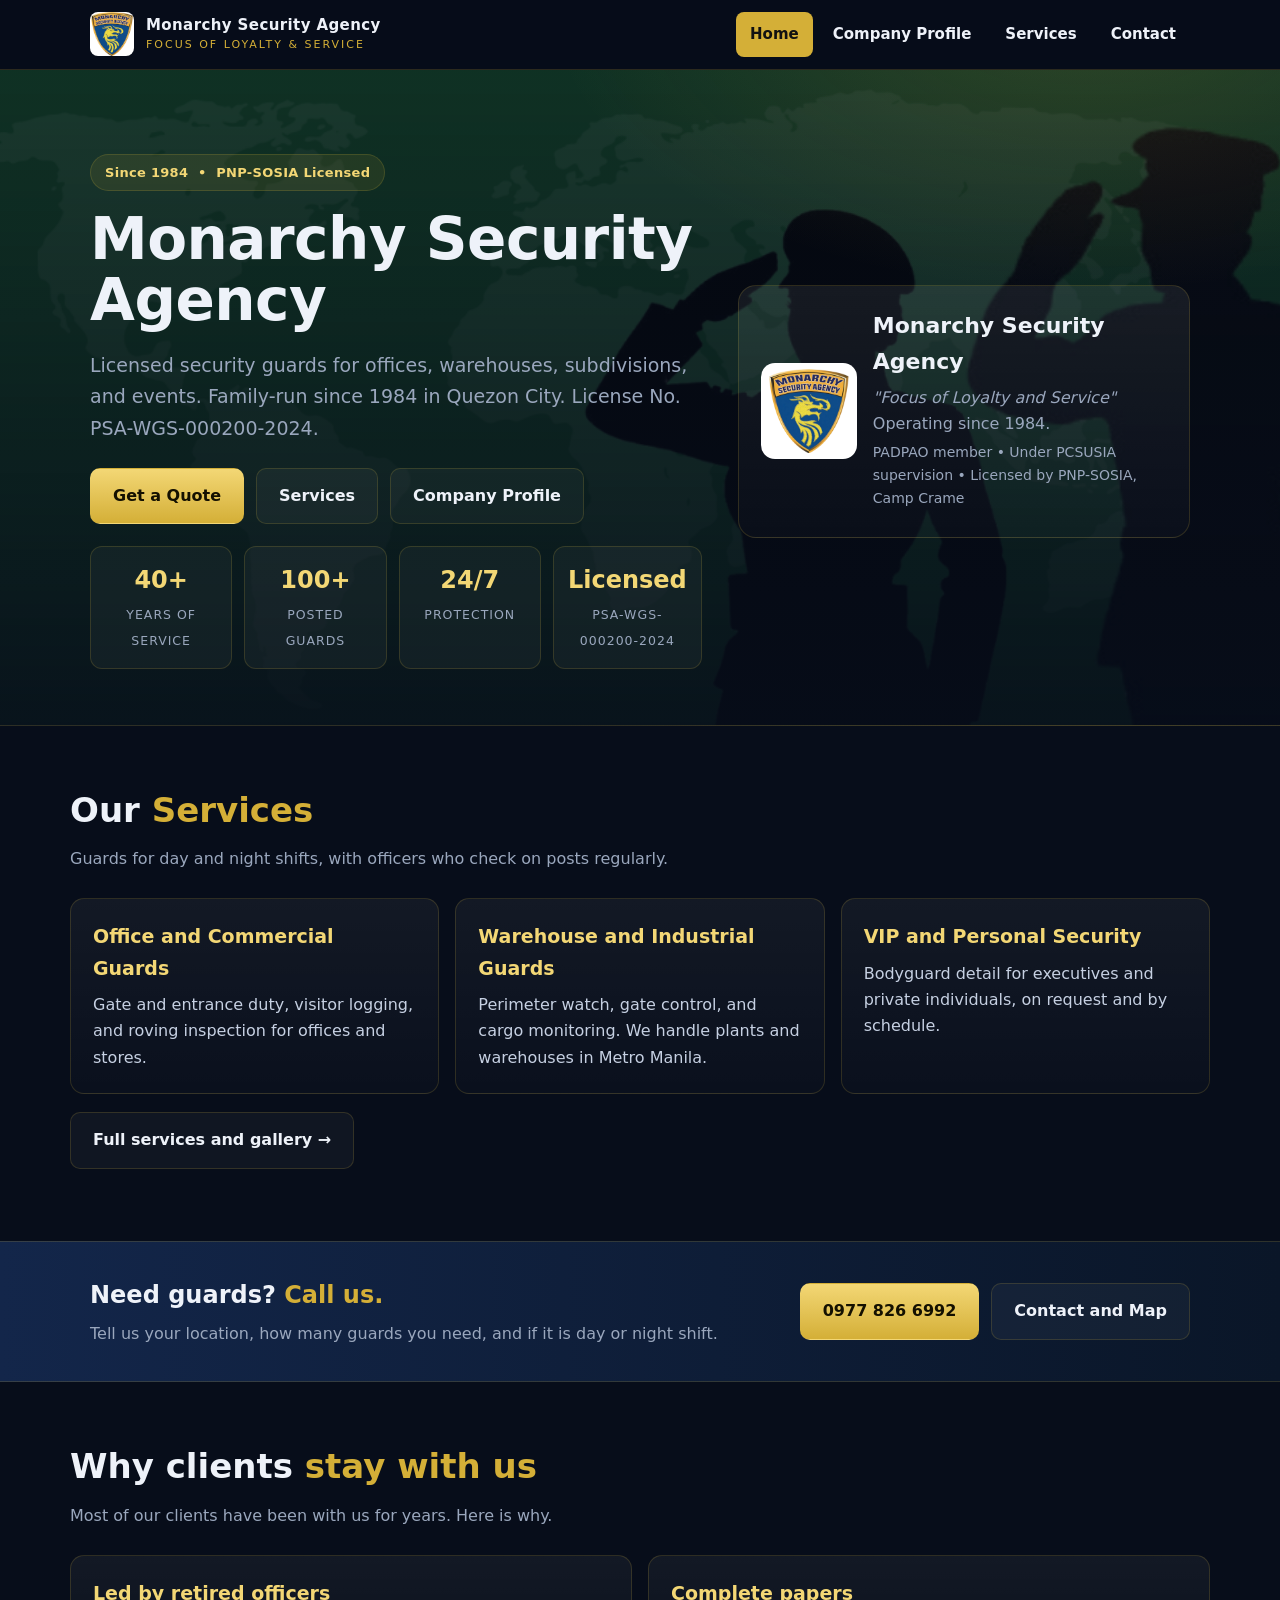
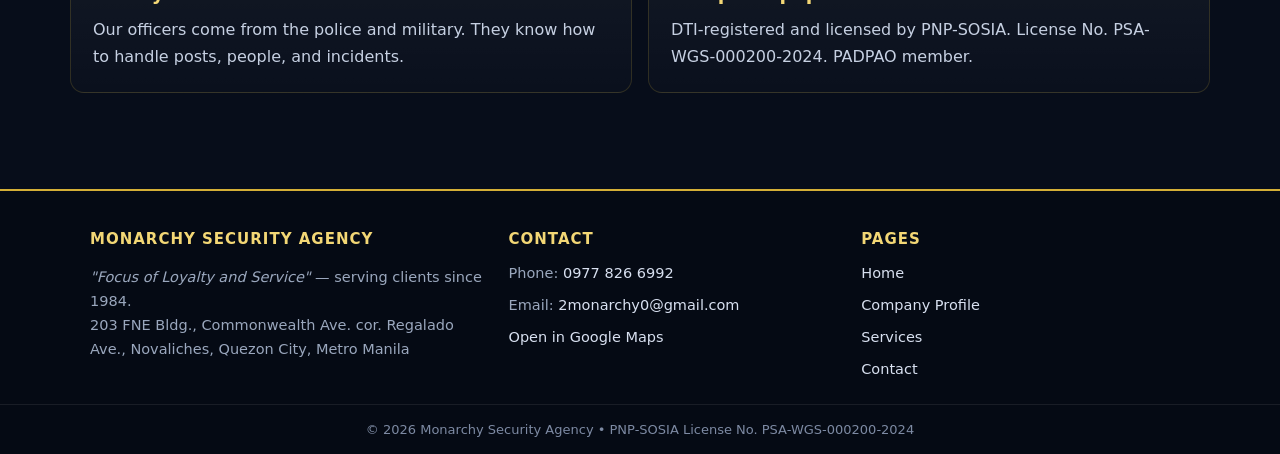
<file: index.html>
<!DOCTYPE html>
<html lang="en">
<head>
  <meta charset="UTF-8" />
  <meta name="viewport" content="width=device-width, initial-scale=1.0" />
  <title>Monarchy Security Agency — Focus of Loyalty and Service | Since 1984</title>
  <meta name="description" content="Monarchy Security Agency: PNP-SOSIA licensed security agency since 1984. Trained guards, VIP & industrial security, 100+ posted personnel in Metro Manila, Philippines." />
  <meta property="og:title" content="Monarchy Security Agency" />
  <meta property="og:description" content="Focus of Loyalty and Service — Since 1984. Licensed, trained, disciplined security personnel." />
  <meta property="og:type" content="website" />
  <link rel="icon" type="image/png" href="assets/images/monarchy_logo.png" />
  <link rel="stylesheet" href="assets/css/style.css" />
</head>
<body>
  <nav class="navbar" aria-label="Main navigation">
    <div class="nav-inner">
      <a class="brand" href="index.html">
        <img src="assets/images/monarchy_logo.png" alt="Monarchy Security Agency logo" />
        <span class="brand-text"><strong>Monarchy Security Agency</strong><small>Focus of Loyalty &amp; Service</small></span>
      </a>
      <button class="nav-toggle" aria-label="Toggle menu" aria-expanded="false">☰</button>
      <ul class="nav-links">
        <li><a href="index.html" class="active" aria-current="page">Home</a></li>
        <li><a href="COMPANY_PROFILE.html">Company Profile</a></li>
        <li><a href="Services.html">Services</a></li>
        <li><a href="Contact.html">Contact</a></li>
      </ul>
    </div>
  </nav>

  <header class="hero">
    <div class="hero-inner">
      <div>
        <span class="badge">Since 1984 &nbsp;•&nbsp; PNP-SOSIA Licensed</span>
        <h1>Monarchy Security Agency</h1>
        <p class="lead">Licensed security guards for offices, warehouses, subdivisions, and events. Family-run since 1984 in Quezon City. License No. PSA-WGS-000200-2024.</p>
        <div class="cta-row">
          <a class="btn btn-gold" href="Contact.html">Get a Quote</a>
          <a class="btn btn-ghost" href="Services.html">Services</a>
          <a class="btn btn-ghost" href="COMPANY_PROFILE.html">Company Profile</a>
        </div>
        <div class="stats" role="list">
          <div class="stat" role="listitem"><strong>40+</strong><span>Years of service</span></div>
          <div class="stat" role="listitem"><strong>100+</strong><span>Posted guards</span></div>
          <div class="stat" role="listitem"><strong>24/7</strong><span>Protection</span></div>
          <div class="stat" role="listitem"><strong>Licensed</strong><span>PSA-WGS-000200-2024</span></div>
        </div>
      </div>
      <div class="hero-card">
        <img src="assets/images/monarchy_logo.png" alt="Monarchy shield logo" />
        <div>
          <h2>Monarchy Security Agency</h2>
          <p><em>"Focus of Loyalty and Service"</em><br />Operating since 1984.</p>
          <p class="small">PADPAO member • Under PCSUSIA supervision • Licensed by PNP-SOSIA, Camp Crame</p>
        </div>
      </div>
    </div>
  </header>

  <main>
    <section class="section wrap" aria-labelledby="services-title">
      <h2 id="services-title">Our <span>Services</span></h2>
      <p class="sub">Guards for day and night shifts, with officers who check on posts regularly.</p>
      <div class="grid-3">
        <div class="card"><h3>Office and Commercial Guards</h3><p>Gate and entrance duty, visitor logging, and roving inspection for offices and stores.</p></div>
        <div class="card"><h3>Warehouse and Industrial Guards</h3><p>Perimeter watch, gate control, and cargo monitoring. We handle plants and warehouses in Metro Manila.</p></div>
        <div class="card"><h3>VIP and Personal Security</h3><p>Bodyguard detail for executives and private individuals, on request and by schedule.</p></div>
      </div>
      <p style="margin-top:18px"><a class="btn btn-ghost" href="Services.html">Full services and gallery →</a></p>
    </section>

    <div class="band">
      <div class="band-inner">
        <div>
          <h2>Need guards? <span style="color:var(--gold)">Call us.</span></h2>
          <p class="sub" style="margin:6px 0 0">Tell us your location, how many guards you need, and if it is day or night shift.</p>
        </div>
        <div class="cta-row" style="margin:0">
          <a class="btn btn-gold" href="tel:+639778266992">0977 826 6992</a>
          <a class="btn btn-ghost" href="Contact.html">Contact and Map</a>
        </div>
      </div>
    </div>

    <section class="section wrap" aria-labelledby="why-title">
      <h2 id="why-title">Why clients <span>stay with us</span></h2>
      <p class="sub">Most of our clients have been with us for years. Here is why.</p>
      <div class="grid-2">
        <div class="card"><h3>Led by retired officers</h3><p>Our officers come from the police and military. They know how to handle posts, people, and incidents.</p></div>
        <div class="card"><h3>Complete papers</h3><p>DTI-registered and licensed by PNP-SOSIA. License No. PSA-WGS-000200-2024. PADPAO member.</p></div>
      </div>
    </section>
  </main>

  <footer class="footer">
    <div class="footer-inner">
      <div>
        <h4>Monarchy Security Agency</h4>
        <p><em>"Focus of Loyalty and Service"</em> — serving clients since 1984.<br />203 FNE Bldg., Commonwealth Ave. cor. Regalado Ave., Novaliches, Quezon City, Metro Manila</p>
      </div>
      <div>
        <h4>Contact</h4>
        <ul>
          <li>Phone: <a href="tel:+639778266992">0977 826 6992</a></li>
          <li>Email: <a href="mailto:2monarchy0@gmail.com">2monarchy0@gmail.com</a></li>
          <li><a href="https://maps.app.goo.gl/e1wPSGJ4FQDQu7md6" target="_blank" rel="noopener">Open in Google Maps</a></li>
        </ul>
      </div>
      <div>
        <h4>Pages</h4>
        <ul>
          <li><a href="index.html">Home</a></li>
          <li><a href="COMPANY_PROFILE.html">Company Profile</a></li>
          <li><a href="Services.html">Services</a></li>
          <li><a href="Contact.html">Contact</a></li>
        </ul>
      </div>
    </div>
    <div class="footer-bottom">© <span id="year">2026</span> Monarchy Security Agency • PNP-SOSIA License No. PSA-WGS-000200-2024</div>
  </footer>
  <script src="assets/js/script.js"></script>
</body>
</html>
</file>
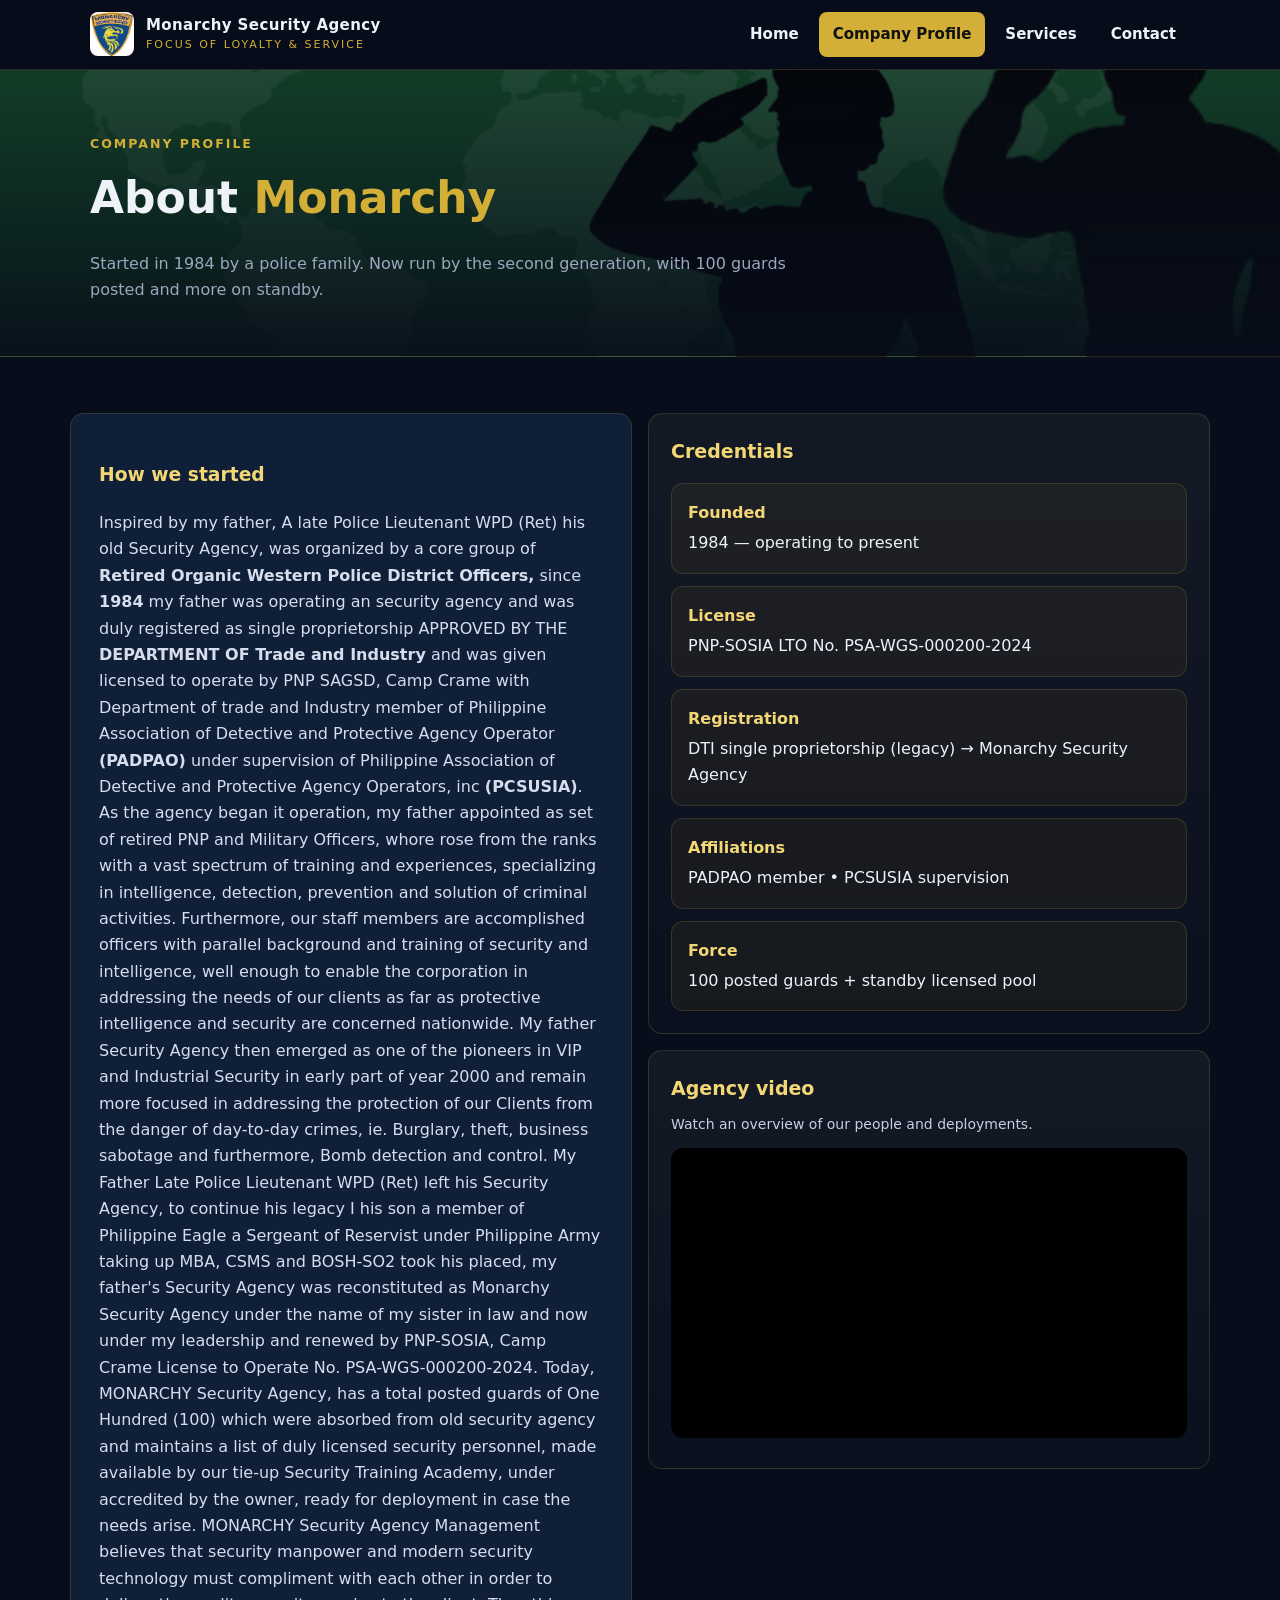
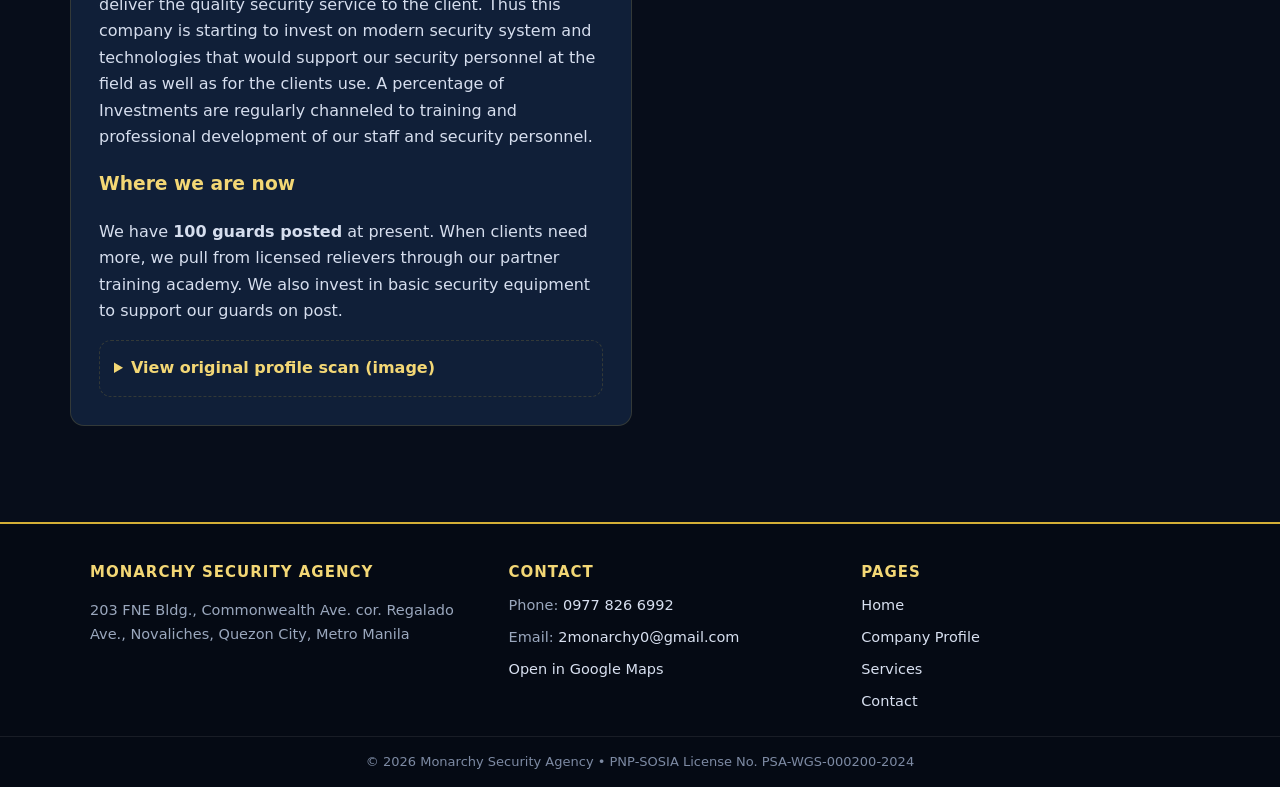
<file: COMPANY_PROFILE.html>
<!DOCTYPE html>
<html lang="en">
<head>
  <meta charset="UTF-8" />
  <meta name="viewport" content="width=device-width, initial-scale=1.0" />
  <title>Company Profile — Monarchy Security Agency</title>
  <meta name="description" content="Profile of Monarchy Security Agency: founded 1984 from a police family legacy, PNP-SOSIA licensed, 100+ guards, VIP and industrial security pioneers." />
  <link rel="icon" type="image/png" href="assets/images/monarchy_logo.png" />
  <link rel="stylesheet" href="assets/css/style.css" />
</head>
<body>
  <nav class="navbar" aria-label="Main navigation">
    <div class="nav-inner">
      <a class="brand" href="index.html">
        <img src="assets/images/monarchy_logo.png" alt="Monarchy Security Agency logo" />
        <span class="brand-text"><strong>Monarchy Security Agency</strong><small>Focus of Loyalty &amp; Service</small></span>
      </a>
      <button class="nav-toggle" aria-label="Toggle menu" aria-expanded="false">☰</button>
      <ul class="nav-links">
        <li><a href="index.html">Home</a></li>
        <li><a href="COMPANY_PROFILE.html" class="active" aria-current="page">Company Profile</a></li>
        <li><a href="Services.html">Services</a></li>
        <li><a href="Contact.html">Contact</a></li>
      </ul>
    </div>
  </nav>

  <header class="page-hero">
    <div class="wrap">
      <div class="kicker">Company Profile</div>
      <h1>About <span style="color:var(--gold)">Monarchy</span></h1>
      <p>Started in 1984 by a police family. Now run by the second generation, with 100 guards posted and more on standby.</p>
    </div>
  </header>

  <main class="section wrap">
    <div class="grid-2">
      <article class="prose">
        <h3>How we started</h3>
        <p>Inspired by my father, A late Police Lieutenant WPD (Ret) his old Security Agency, was organized by a core group of <strong>Retired Organic Western Police District Officers,</strong> since <strong>1984</strong> my father was operating an security agency and was duly registered as single proprietorship APPROVED BY THE <strong>DEPARTMENT OF Trade and Industry</strong> and was given licensed to operate by PNP SAGSD, Camp Crame with Department of trade and Industry member of Philippine Association of Detective and Protective Agency Operator <strong>(PADPAO)</strong> under supervision of Philippine Association of Detective and Protective Agency Operators, inc <strong>(PCSUSIA)</strong>.
As the agency began it operation, my father appointed as set of retired PNP and Military Officers, whore rose from the ranks with a vast spectrum of training and experiences, specializing in intelligence, detection, prevention and solution of criminal activities.
Furthermore, our staff members are accomplished officers with parallel background and training of security and intelligence, well enough to enable the corporation in addressing the needs of our clients as far as protective intelligence and security are concerned nationwide.
My father Security Agency then emerged as one of the pioneers in VIP and Industrial Security in early part of year 2000 and remain more focused in addressing the protection of our Clients from the danger of day-to-day crimes, ie. Burglary, theft, business sabotage and furthermore, Bomb detection and control. My Father Late Police Lieutenant WPD (Ret) left his Security Agency, to continue his legacy I his son a member of Philippine Eagle a Sergeant of Reservist under Philippine Army taking up MBA, CSMS and BOSH-SO2 took his placed, my father's Security Agency was reconstituted as Monarchy Security Agency under the name of my sister in law and now under my leadership and renewed by PNP-SOSIA, Camp Crame License to Operate No. PSA-WGS-000200-2024.
Today, MONARCHY Security Agency, has a total posted guards of One Hundred (100) which were absorbed from old security agency and maintains a list of duly licensed security personnel, made available by our tie-up Security Training Academy, under accredited by the owner, ready for deployment in case the needs arise.
MONARCHY Security Agency Management believes that security manpower and modern security technology must compliment with each other in order to deliver the quality security service to the client. Thus this company is starting to invest on modern security system and technologies that would support our security personnel at the field as well as for the clients use. A percentage of Investments are regularly channeled to training and professional development of our staff and security personnel.</p>
        <h3>Where we are now</h3>
        <p>We have <strong>100 guards posted</strong> at present. When clients need more, we pull from licensed relievers through our partner training academy. We also invest in basic security equipment to support our guards on post.</p>
        <details class="scan">
          <summary style="cursor:pointer;color:var(--gold-light);font-weight:700">View original profile scan (image)</summary>
          <p class="small">Original document preserved for reference. Text above is the searchable version.</p>
          <img src="assets/images/MONARCHY_PROFILE.png" alt="Scanned company profile document" loading="lazy" />
        </details>
      </article>
      <div>
        <div class="card">
          <h3>Credentials</h3>
          <div class="creds" style="grid-template-columns:1fr">
            <div class="cred"><strong>Founded</strong>1984 — operating to present</div>
            <div class="cred"><strong>License</strong>PNP-SOSIA LTO No. PSA-WGS-000200-2024</div>
            <div class="cred"><strong>Registration</strong>DTI single proprietorship (legacy) → Monarchy Security Agency</div>
            <div class="cred"><strong>Affiliations</strong>PADPAO member • PCSUSIA supervision</div>
            <div class="cred"><strong>Force</strong>100 posted guards + standby licensed pool</div>
          </div>
        </div>
        <div class="card" style="margin-top:16px">
          <h3>Agency video</h3>
          <p class="small">Watch an overview of our people and deployments.</p>
          <div style="margin-top:12px">
            <iframe class="video" src="https://www.youtube.com/embed/51XBeWQunWk" title="Monarchy Security Agency" allow="accelerometer; autoplay; clipboard-write; encrypted-media; gyroscope; picture-in-picture; web-share" referrerpolicy="strict-origin-when-cross-origin" allowfullscreen loading="lazy"></iframe>
          </div>
        </div>
      </div>
    </div>
  </main>

  <footer class="footer">
    <div class="footer-inner">
      <div>
        <h4>Monarchy Security Agency</h4>
        <p>203 FNE Bldg., Commonwealth Ave. cor. Regalado Ave., Novaliches, Quezon City, Metro Manila</p>
      </div>
      <div>
        <h4>Contact</h4>
        <ul>
          <li>Phone: <a href="tel:+639778266992">0977 826 6992</a></li>
          <li>Email: <a href="mailto:2monarchy0@gmail.com">2monarchy0@gmail.com</a></li>
          <li><a href="https://maps.app.goo.gl/e1wPSGJ4FQDQu7md6" target="_blank" rel="noopener">Open in Google Maps</a></li>
        </ul>
      </div>
      <div>
        <h4>Pages</h4>
        <ul>
          <li><a href="index.html">Home</a></li>
          <li><a href="COMPANY_PROFILE.html">Company Profile</a></li>
          <li><a href="Services.html">Services</a></li>
          <li><a href="Contact.html">Contact</a></li>
        </ul>
      </div>
    </div>
    <div class="footer-bottom">© <span id="year">2026</span> Monarchy Security Agency • PNP-SOSIA License No. PSA-WGS-000200-2024</div>
  </footer>
  <script src="assets/js/script.js"></script>
</body>
</html>
</file>
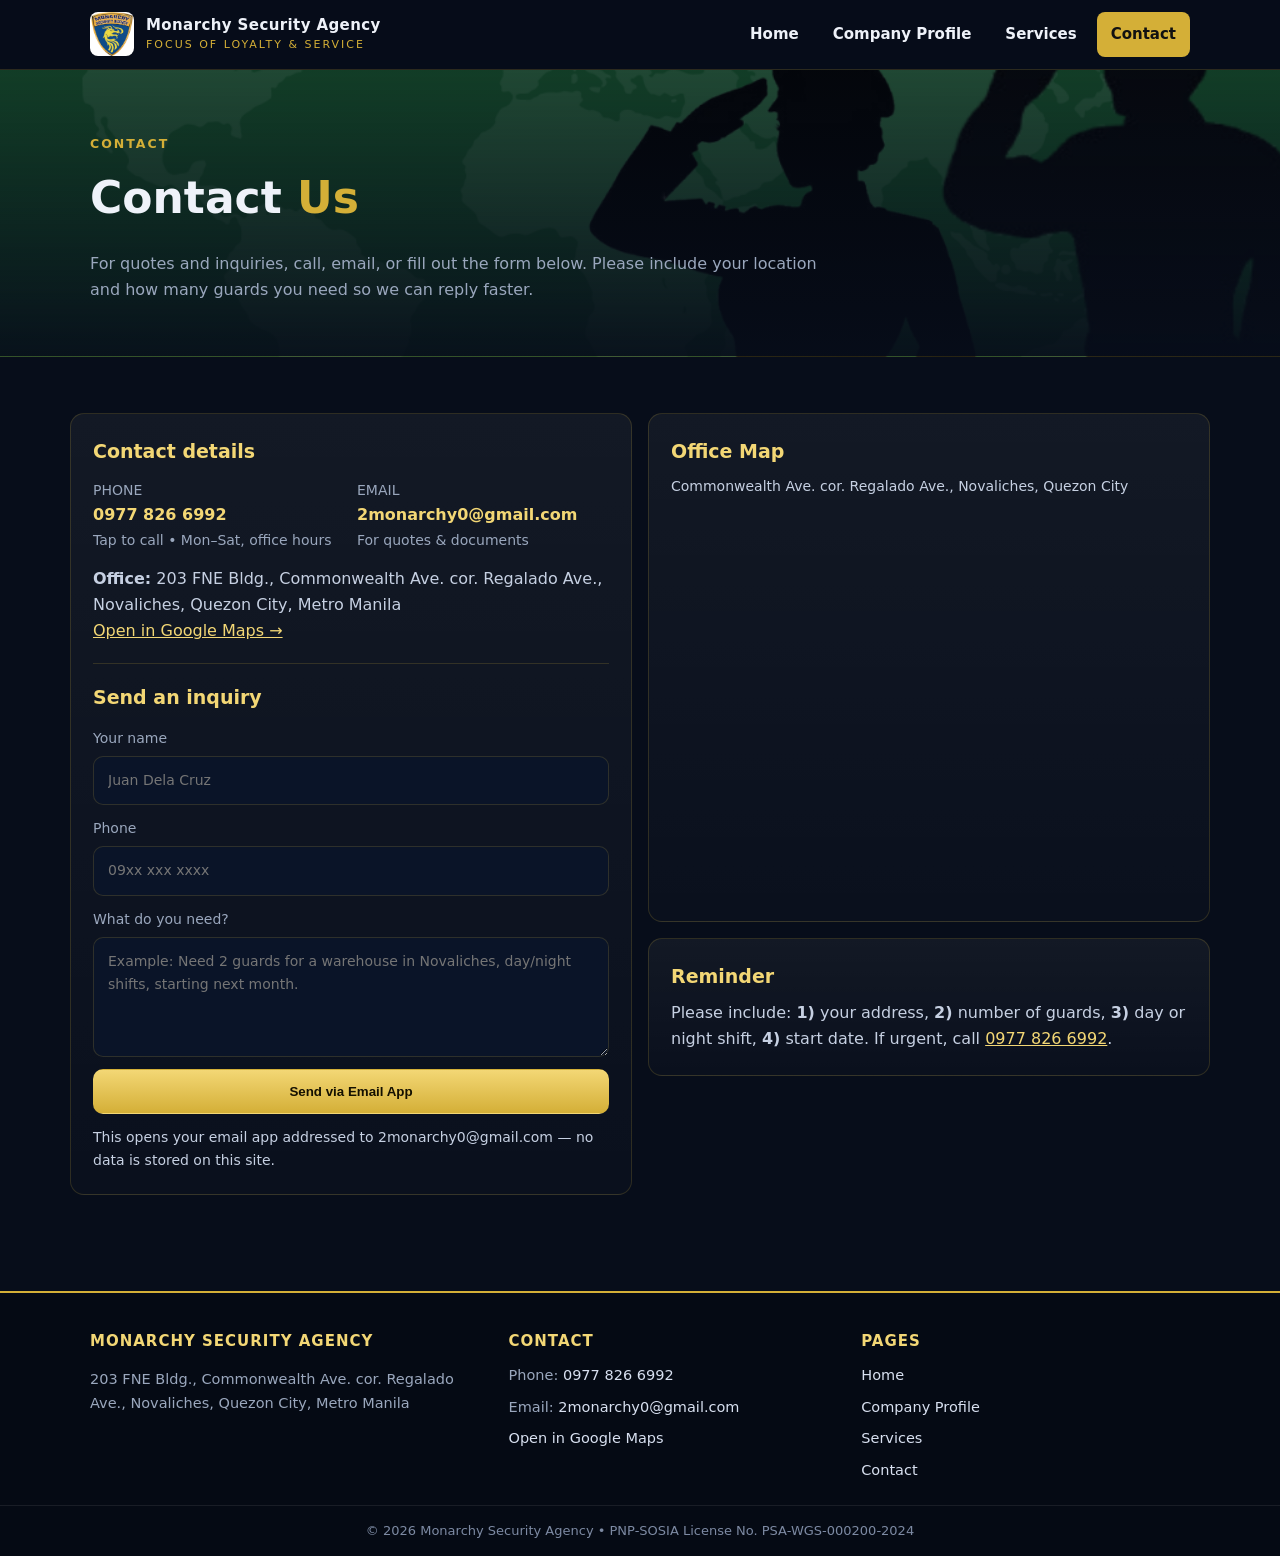
<file: Contact.html>
<!DOCTYPE html>
<html lang="en">
<head>
  <meta charset="UTF-8" />
  <meta name="viewport" content="width=device-width, initial-scale=1.0" />
  <title>Contact — Monarchy Security Agency</title>
  <meta name="description" content="Contact Monarchy Security Agency: 0977 826 6992, 2monarchy0@gmail.com, 203 FNE Bldg. Commonwealth Ave., Novaliches, Quezon City." />
  <link rel="icon" type="image/png" href="assets/images/monarchy_logo.png" />
  <link rel="stylesheet" href="assets/css/style.css" />
</head>
<body>
  <nav class="navbar" aria-label="Main navigation">
    <div class="nav-inner">
      <a class="brand" href="index.html">
        <img src="assets/images/monarchy_logo.png" alt="Monarchy Security Agency logo" />
        <span class="brand-text"><strong>Monarchy Security Agency</strong><small>Focus of Loyalty &amp; Service</small></span>
      </a>
      <button class="nav-toggle" aria-label="Toggle menu" aria-expanded="false">☰</button>
      <ul class="nav-links">
        <li><a href="index.html">Home</a></li>
        <li><a href="COMPANY_PROFILE.html">Company Profile</a></li>
        <li><a href="Services.html">Services</a></li>
        <li><a href="Contact.html" class="active" aria-current="page">Contact</a></li>
      </ul>
    </div>
  </nav>

  <header class="page-hero">
    <div class="wrap">
      <div class="kicker">Contact</div>
      <h1>Contact <span style="color:var(--gold)">Us</span></h1>
      <p>For quotes and inquiries, call, email, or fill out the form below. Please include your location and how many guards you need so we can reply faster.</p>
    </div>
  </header>

  <main class="section wrap">
    <div class="grid-2">
      <div class="card">
        <h3>Contact details</h3>
        <div class="kv" style="margin-top:12px">
          <div><div class="small">PHONE</div><a href="tel:+639778266992">0977 826 6992</a><div class="small">Tap to call • Mon–Sat, office hours</div></div>
          <div><div class="small">EMAIL</div><a href="mailto:2monarchy0@gmail.com">2monarchy0@gmail.com</a><div class="small">For quotes &amp; documents</div></div>
        </div>
        <p style="margin-top:14px"><strong>Office:</strong> 203 FNE Bldg., Commonwealth Ave. cor. Regalado Ave., Novaliches, Quezon City, Metro Manila<br />
        <a href="https://maps.app.goo.gl/e1wPSGJ4FQDQu7md6" target="_blank" rel="noopener">Open in Google Maps →</a></p>
        <hr style="border:0;border-top:1px solid var(--line);margin:18px 0" />
        <h3>Send an inquiry</h3>
        <form class="contact-form" id="inquiry-form">
          <label>Your name<input name="name" required autocomplete="name" placeholder="Juan Dela Cruz" /></label>
          <label>Phone<input name="phone" inputmode="tel" placeholder="09xx xxx xxxx" /></label>
          <label>What do you need?<textarea name="message" required placeholder="Example: Need 2 guards for a warehouse in Novaliches, day/night shifts, starting next month."></textarea></label>
          <button class="btn btn-gold" type="submit">Send via Email App</button>
          <p class="small" id="form-note">This opens your email app addressed to 2monarchy0@gmail.com — no data is stored on this site.</p>
        </form>
      </div>
      <div>
        <div class="card">
          <h3>Office Map</h3>
          <p class="small">Commonwealth Ave. cor. Regalado Ave., Novaliches, Quezon City</p>
          <div style="margin-top:12px;border-radius:12px;overflow:hidden">
            <iframe class="map" title="Monarchy Security Agency map" src="https://www.google.com/maps/embed?pb=!1m18!1m12!1m3!1d3858.123456789012!2d121.0692119!3d14.7067257!2m3!1f0!2f0!3f0!3m2!1i1024!2i768!4f13.1!3m3!1m2!1s0x3397b1d389fce975%3A0xd644d8ed0b68886f!2sMonarchy%20Security%20Agency!5e0!3m2!1sen!2sph!4v1681234567890" loading="lazy" referrerpolicy="no-referrer-when-downgrade" allowfullscreen></iframe>
          </div>
        </div>
        <div class="card" style="margin-top:16px">
          <h3>Reminder</h3>
          <p>Please include: <strong>1)</strong> your address, <strong>2)</strong> number of guards, <strong>3)</strong> day or night shift, <strong>4)</strong> start date. If urgent, call <a href="tel:+639778266992">0977 826 6992</a>.</p>
        </div>
      </div>
    </div>
  </main>

  <footer class="footer">
    <div class="footer-inner">
      <div>
        <h4>Monarchy Security Agency</h4>
        <p>203 FNE Bldg., Commonwealth Ave. cor. Regalado Ave., Novaliches, Quezon City, Metro Manila</p>
      </div>
      <div>
        <h4>Contact</h4>
        <ul>
          <li>Phone: <a href="tel:+639778266992">0977 826 6992</a></li>
          <li>Email: <a href="mailto:2monarchy0@gmail.com">2monarchy0@gmail.com</a></li>
          <li><a href="https://maps.app.goo.gl/e1wPSGJ4FQDQu7md6" target="_blank" rel="noopener">Open in Google Maps</a></li>
        </ul>
      </div>
      <div>
        <h4>Pages</h4>
        <ul>
          <li><a href="index.html">Home</a></li>
          <li><a href="COMPANY_PROFILE.html">Company Profile</a></li>
          <li><a href="Services.html">Services</a></li>
          <li><a href="Contact.html">Contact</a></li>
        </ul>
      </div>
    </div>
    <div class="footer-bottom">© <span id="year">2026</span> Monarchy Security Agency • PNP-SOSIA License No. PSA-WGS-000200-2024</div>
  </footer>
  <script src="assets/js/script.js"></script>
</body>
</html>
</file>
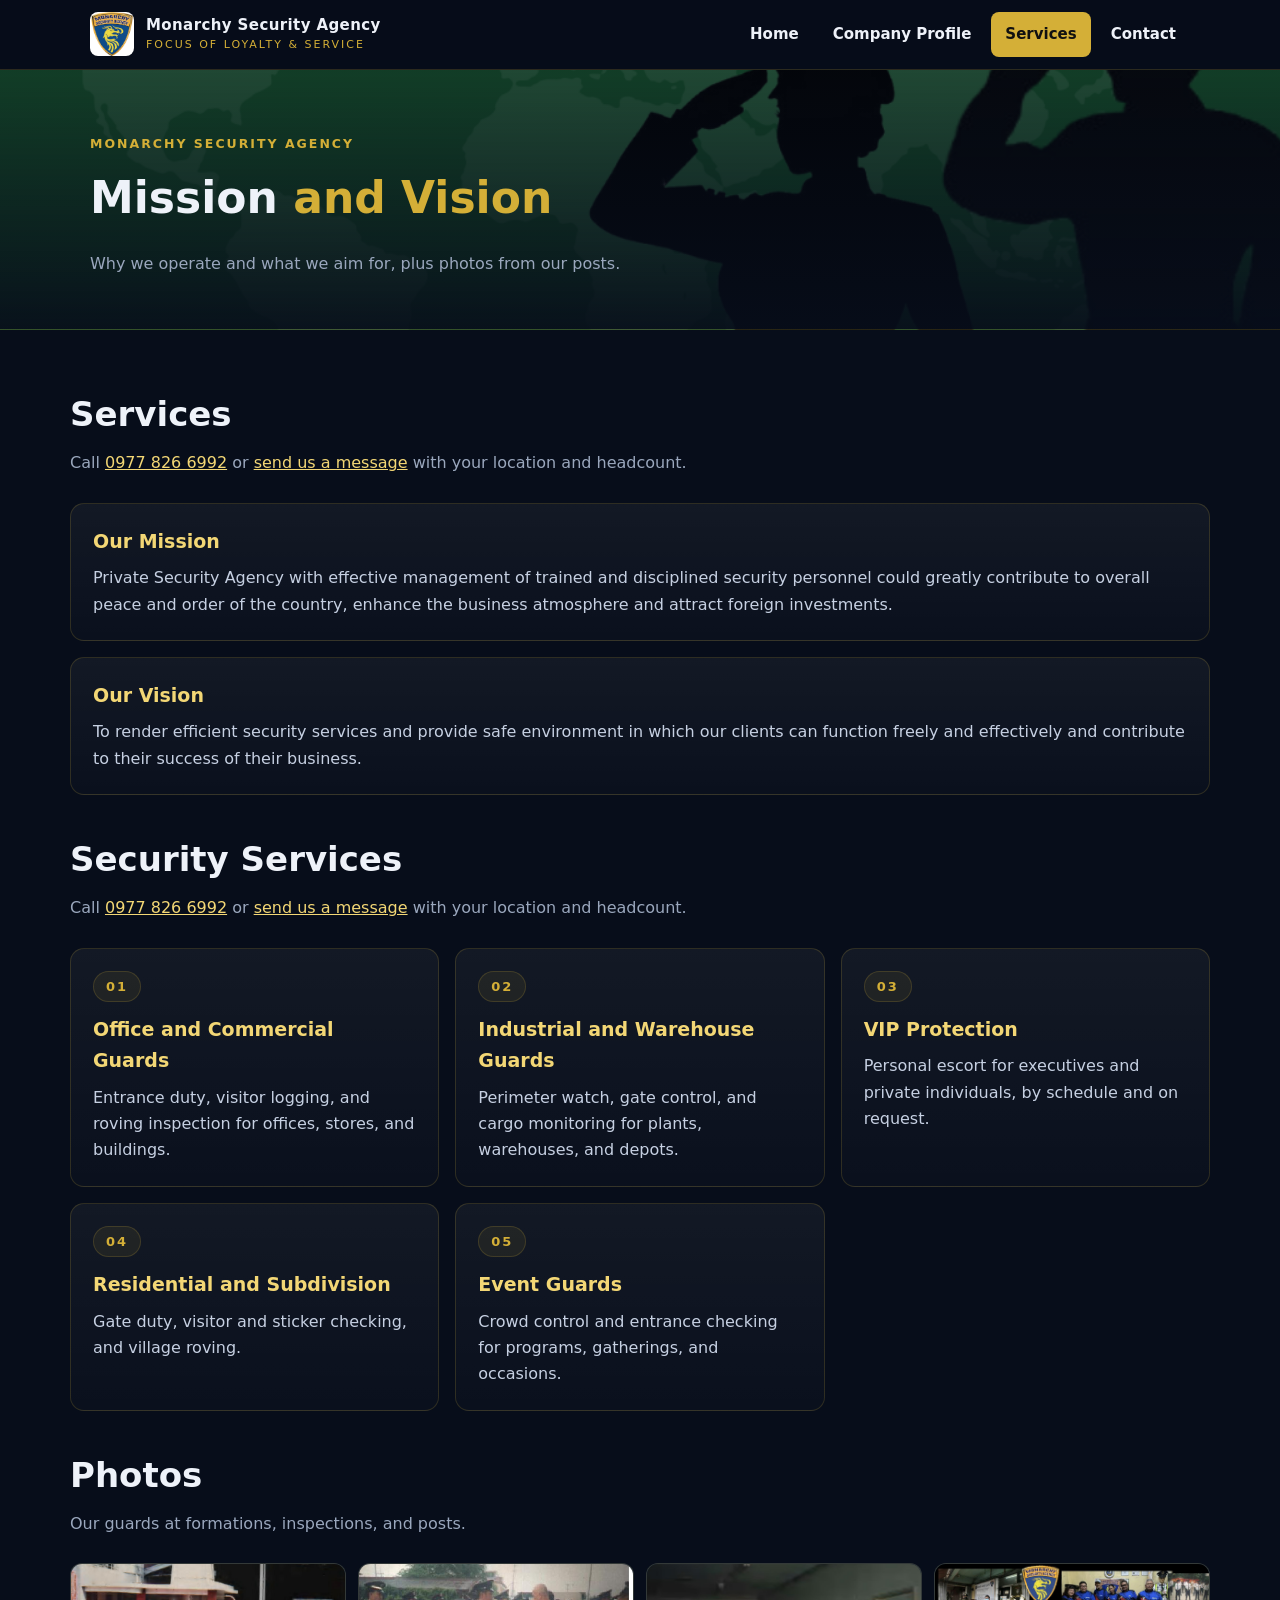
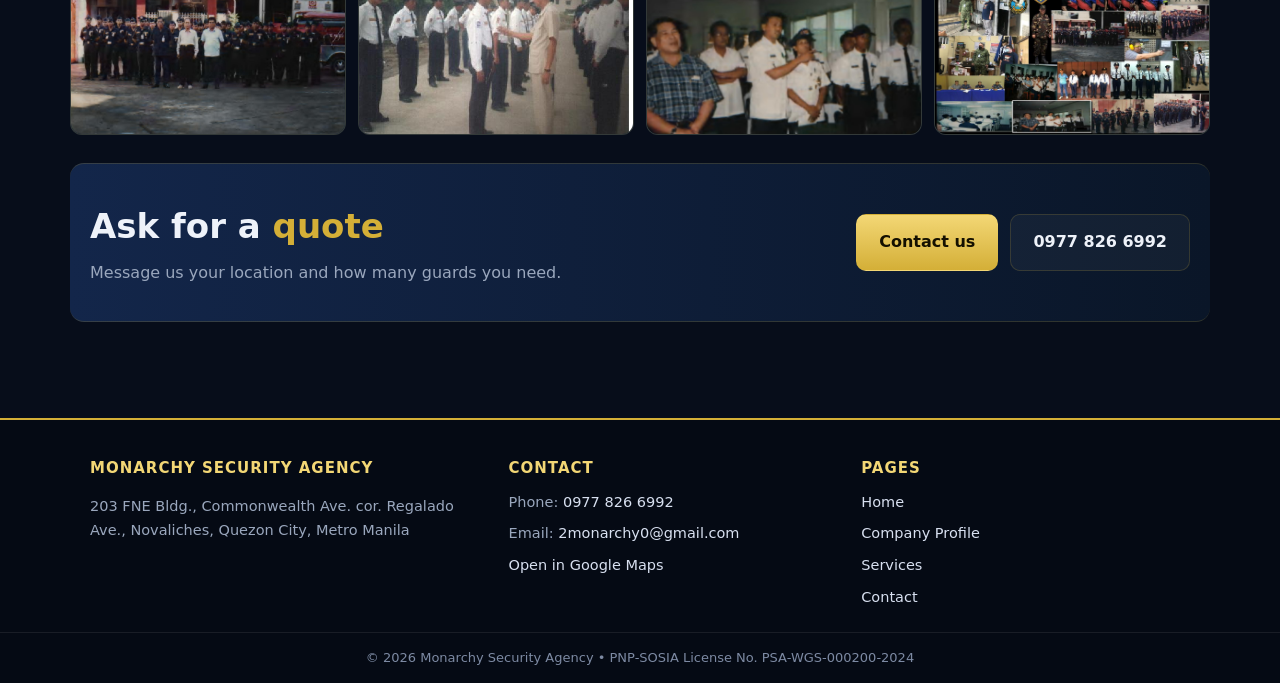
<file: Services.html>
<!DOCTYPE html>
<html lang="en">
<head>
  <meta charset="UTF-8" />
  <meta name="viewport" content="width=device-width, initial-scale=1.0" />
  <title>Services — Monarchy Security Agency</title>
  <meta name="description" content="Security services: commercial guarding, industrial security, VIP protection, anti-theft and sabotage prevention. Plus mission, vision, and gallery." />
  <link rel="icon" type="image/png" href="assets/images/monarchy_logo.png" />
  <link rel="stylesheet" href="assets/css/style.css" />
</head>
<body>
  <nav class="navbar" aria-label="Main navigation">
    <div class="nav-inner">
      <a class="brand" href="index.html">
        <img src="assets/images/monarchy_logo.png" alt="Monarchy Security Agency logo" />
        <span class="brand-text"><strong>Monarchy Security Agency</strong><small>Focus of Loyalty &amp; Service</small></span>
      </a>
      <button class="nav-toggle" aria-label="Toggle menu" aria-expanded="false">☰</button>
      <ul class="nav-links">
        <li><a href="index.html">Home</a></li>
        <li><a href="COMPANY_PROFILE.html">Company Profile</a></li>
        <li><a href="Services.html" class="active" aria-current="page">Services</a></li>
        <li><a href="Contact.html">Contact</a></li>
      </ul>
    </div>
  </nav>

  <header class="page-hero">
    <div class="wrap">
      <div class="kicker">Monarchy Security Agency</div>
      <h1>Mission <span style="color:var(--gold)">and Vision</span></h1>
      <p>Why we operate and what we aim for, plus photos from our posts.</p>
    </div>
  </header>

  <main class="section wrap">
    <h2>Services</h2>
    <p class="sub">Call <a href="tel:+639778266992">0977 826 6992</a> or <a href="Contact.html">send us a message</a> with your location and headcount.</p>
    <div class="card">
      <h3>Our Mission</h3>
      <p>Private Security Agency with effective management of trained and disciplined security personnel could greatly contribute to overall peace and order of the country, enhance the business atmosphere and attract foreign investments.</p>
    </div>
    <div class="card" style="margin-top:16px">
      <h3>Our Vision</h3>
      <p>To render efficient security services and provide safe environment in which our clients can function freely and effectively and contribute to their success of their business.</p>
    </div>

    <h2 style="margin-top:36px">Security Services</h2>
    <p class="sub">Call <a href="tel:+639778266992">0977 826 6992</a> or <a href="Contact.html">send us a message</a> with your location and headcount.</p>
    <div class="grid-3">
      <div class="card svc"><div class="svc-num">01</div><h3>Office and Commercial Guards</h3><p>Entrance duty, visitor logging, and roving inspection for offices, stores, and buildings.</p></div>
      <div class="card svc"><div class="svc-num">02</div><h3>Industrial and Warehouse Guards</h3><p>Perimeter watch, gate control, and cargo monitoring for plants, warehouses, and depots.</p></div>
      <div class="card svc"><div class="svc-num">03</div><h3>VIP Protection</h3><p>Personal escort for executives and private individuals, by schedule and on request.</p></div>
      <div class="card svc"><div class="svc-num">04</div><h3>Residential and Subdivision</h3><p>Gate duty, visitor and sticker checking, and village roving.</p></div>
      <div class="card svc"><div class="svc-num">05</div><h3>Event Guards</h3><p>Crowd control and entrance checking for programs, gatherings, and occasions.</p></div>
    </div>

    <h2 style="margin-top:36px">Photos</h2>
    <p class="sub">Our guards at formations, inspections, and posts.</p>
    <div class="gallery">
      <figure><img src="assets/images/picture1.jpg" alt="Guards lined up during formation" loading="lazy" /></figure>
      <figure><img src="assets/images/picture2.jpg" alt="Officer checking guards during briefing" loading="lazy" /></figure>
      <figure><img src="assets/images/picture3.jpg" alt="Guards inside the training room" loading="lazy" /></figure>
      <figure><img src="assets/images/picture4.jpg" alt="Photos of guards, office, and training" loading="lazy" /></figure>
    </div>

    <div class="band" style="margin-top:28px;border-radius:14px">
      <div class="band-inner">
        <div><h2>Ask for a <span style="color:var(--gold)">quote</span></h2><p class="sub" style="margin:6px 0 0">Message us your location and how many guards you need.</p></div>
        <div class="cta-row" style="margin:0"><a class="btn btn-gold" href="Contact.html">Contact us</a><a class="btn btn-ghost" href="tel:+639778266992">0977 826 6992</a></div>
      </div>
    </div>
  </main>

  <footer class="footer">
    <div class="footer-inner">
      <div>
        <h4>Monarchy Security Agency</h4>
        <p>203 FNE Bldg., Commonwealth Ave. cor. Regalado Ave., Novaliches, Quezon City, Metro Manila</p>
      </div>
      <div>
        <h4>Contact</h4>
        <ul>
          <li>Phone: <a href="tel:+639778266992">0977 826 6992</a></li>
          <li>Email: <a href="mailto:2monarchy0@gmail.com">2monarchy0@gmail.com</a></li>
          <li><a href="https://maps.app.goo.gl/e1wPSGJ4FQDQu7md6" target="_blank" rel="noopener">Open in Google Maps</a></li>
        </ul>
      </div>
      <div>
        <h4>Pages</h4>
        <ul>
          <li><a href="index.html">Home</a></li>
          <li><a href="COMPANY_PROFILE.html">Company Profile</a></li>
          <li><a href="Services.html">Services</a></li>
          <li><a href="Contact.html">Contact</a></li>
        </ul>
      </div>
    </div>
    <div class="footer-bottom">© <span id="year">2026</span> Monarchy Security Agency • PNP-SOSIA License No. PSA-WGS-000200-2024</div>
  </footer>
  <script src="assets/js/script.js"></script>
</body>
</html>
</file>
<file: assets/css/style.css>
/* Monarchy Security Agency — shared modern theme */
:root{
  --bg:#070d1a; --bg2:#0a1628; --card:#101f38; --card2:#0d1a30;
  --gold:#d4af37; --gold-light:#f3d775; --gold-dark:#9a7b1e;
  --text:#eef2f9; --muted:#9aa7bd; --line:rgba(212,175,55,.18);
  --radius:14px; --max:1140px;
  --font: "Segoe UI", system-ui, -apple-system, Roboto, "Helvetica Neue", Arial, sans-serif;
}
*{box-sizing:border-box}
html{scroll-behavior:smooth}
body{margin:0;font-family:var(--font);background:var(--bg);color:var(--text);line-height:1.65;overflow-x:hidden}
img{max-width:100%;height:auto}
a{color:var(--gold-light)}
.wrap{max-width:var(--max);margin:0 auto;padding:0 20px}

/* Navbar */
.navbar{position:sticky;top:0;z-index:50;background:rgba(7,13,26,.88);backdrop-filter:blur(12px);border-bottom:1px solid var(--line)}
.nav-inner{max-width:var(--max);margin:0 auto;padding:12px 20px;display:flex;align-items:center;gap:16px}
.brand{display:flex;align-items:center;gap:12px;text-decoration:none;color:var(--text);margin-right:auto}
.brand img{width:44px;height:44px;object-fit:contain;border-radius:8px;background:#fff}
.brand-text{line-height:1.15}
.brand-text strong{display:block;font-size:15px;letter-spacing:.4px}
.brand-text small{color:var(--gold);font-size:11px;letter-spacing:2px;text-transform:uppercase}
.nav-links{display:flex;list-style:none;margin:0;padding:0;gap:6px}
.nav-links a{display:block;color:var(--text);text-decoration:none;padding:10px 14px;border-radius:8px;font-size:15px;font-weight:600}
.nav-links a:hover{background:rgba(255,255,255,.08)}
.nav-links a.active{background:var(--gold);color:#111}
.nav-toggle{display:none;background:none;border:1px solid var(--line);color:var(--text);border-radius:8px;padding:8px 12px;font-size:18px;cursor:pointer}

/* Hero (home) */
.hero{position:relative;overflow:hidden;border-bottom:1px solid var(--line);
  background:radial-gradient(900px 480px at 85% -10%, rgba(212,175,55,.16), transparent 60%),
             linear-gradient(180deg, rgba(7,13,26,.55), rgba(7,13,26,.92)),
             url('../images/world-map.png') center/cover no-repeat, var(--bg2);}
.hero-inner{max-width:var(--max);margin:0 auto;padding:84px 20px 56px;display:grid;grid-template-columns:1.15fr .85fr;gap:36px;align-items:center}
.badge{display:inline-flex;align-items:center;gap:8px;border:1px solid var(--line);background:rgba(212,175,55,.1);color:var(--gold-light);border-radius:999px;padding:7px 14px;font-size:13px;font-weight:700;letter-spacing:.3px}
.hero h1{font-size:clamp(34px,5vw,58px);line-height:1.05;margin:18px 0 12px;letter-spacing:-.5px}
.hero h1 span{color:var(--gold)}
.lead{color:var(--muted);font-size:clamp(16px,2vw,19px);max-width:56ch}
.cta-row{display:flex;gap:12px;flex-wrap:wrap;margin-top:24px}
.btn{display:inline-block;text-decoration:none;font-weight:800;border-radius:10px;padding:14px 22px;border:1px solid transparent;cursor:pointer}
.btn-gold{background:linear-gradient(180deg,var(--gold-light),var(--gold));color:#141000}
.btn-gold:hover{filter:brightness(1.06)}
.btn-ghost{border-color:var(--line);color:var(--text);background:rgba(255,255,255,.04)}
.btn-ghost:hover{border-color:var(--gold)}
.hero-card{background:linear-gradient(180deg,rgba(255,255,255,.07),rgba(255,255,255,.02));border:1px solid var(--line);border-radius:18px;padding:22px;display:flex;gap:16px;align-items:center}
.hero-card img{width:96px;height:96px;object-fit:contain;background:#fff;border-radius:14px;padding:6px}
.hero-card h2{margin:0;font-size:22px}
.hero-card p{margin:4px 0;color:var(--muted)}
.stats{display:grid;grid-template-columns:repeat(4,1fr);gap:12px;margin-top:22px}
.stat{background:rgba(255,255,255,.04);border:1px solid var(--line);border-radius:12px;padding:14px;text-align:center}
.stat strong{display:block;font-size:24px;color:var(--gold-light)}
.stat span{font-size:12.5px;color:var(--muted);text-transform:uppercase;letter-spacing:1px}

/* Sections */
.section{padding:56px 0}
.section h2{font-size:clamp(24px,3.4vw,34px);margin:0 0 8px}
.section h2 span{color:var(--gold)}
.sub{color:var(--muted);margin:0 0 26px;max-width:70ch}
.grid-3{display:grid;grid-template-columns:repeat(3,1fr);gap:16px}
.grid-2{display:grid;grid-template-columns:repeat(2,1fr);gap:16px}
.card{background:linear-gradient(180deg,rgba(255,255,255,.05),rgba(255,255,255,.015));border:1px solid var(--line);border-radius:var(--radius);padding:22px}
.card h3{margin:0 0 8px;font-size:19px;color:var(--gold-light)}
.card p{margin:0;color:#c6d0e2}
.icon{width:44px;height:44px;border-radius:10px;display:grid;place-items:center;background:rgba(212,175,55,.14);border:1px solid var(--line);font-size:22px;margin-bottom:12px}
.svc-num{font-size:13px;font-weight:800;letter-spacing:2px;color:var(--gold);border:1px solid var(--line);background:rgba(212,175,55,.08);display:inline-block;border-radius:999px;padding:4px 12px;margin-bottom:12px}
.band{background:linear-gradient(90deg,#13264a,#0a1628);border-top:1px solid var(--line);border-bottom:1px solid var(--line)}
.band-inner{max-width:var(--max);margin:0 auto;padding:34px 20px;display:flex;gap:18px;align-items:center;justify-content:space-between;flex-wrap:wrap}
.band h2{margin:0}
.small{font-size:14px;color:var(--muted)}

/* Gallery */
.gallery{display:grid;grid-template-columns:repeat(4,1fr);gap:12px}
.gallery figure{margin:0;background:var(--card);border:1px solid var(--line);border-radius:12px;overflow:hidden}
.gallery img{width:100%;height:170px;object-fit:cover;display:block}
.gallery figcaption{padding:10px 12px;font-size:13.5px;color:var(--muted)}

/* Page hero (inner pages) */
.page-hero{background:linear-gradient(180deg,rgba(7,13,26,.4),rgba(7,13,26,.94)),url('../images/world-map.png') center/cover,var(--bg2);border-bottom:1px solid var(--line)}
.page-hero .wrap{padding:64px 20px 36px}
.kicker{color:var(--gold);font-weight:800;letter-spacing:2px;text-transform:uppercase;font-size:12.5px}
.page-hero h1{margin:8px 0;font-size:clamp(28px,4vw,44px)}
.page-hero p{color:var(--muted);max-width:72ch}

/* Profile / services / contact specifics */
.prose{background:var(--card);border:1px solid var(--line);border-radius:var(--radius);padding:28px;color:#d6deee}
.prose h3{color:var(--gold-light)}
.creds{display:grid;grid-template-columns:repeat(3,1fr);gap:12px;margin-top:16px}
.cred{border:1px solid var(--line);border-radius:12px;padding:16px;background:rgba(212,175,55,.06)}
.cred strong{color:var(--gold-light);display:block;margin-bottom:4px}
.video{aspect-ratio:16/9;width:100%;border:0;border-radius:12px;background:#000}
details.scan{margin-top:14px;border:1px dashed var(--line);border-radius:12px;padding:14px}
details.scan img{border-radius:8px}
.kv{display:grid;grid-template-columns:1fr 1fr;gap:12px}
.kv a{color:var(--gold-light);text-decoration:none;font-weight:700}
.kv a:hover{text-decoration:underline}
.map{border:0;width:100%;height:380px;border-radius:12px}
form.contact-form{display:grid;gap:12px;margin-top:14px}
label{font-size:14px;color:var(--muted);display:grid;gap:6px}
input,textarea{background:#0a1428;border:1px solid var(--line);border-radius:10px;color:var(--text);padding:12px 14px;font:inherit;width:100%}
input:focus,textarea:focus{outline:2px solid var(--gold);border-color:var(--gold)}
textarea{min-height:120px;resize:vertical}

/* Footer */
.footer{background:#050a14;border-top:2px solid var(--gold);margin-top:40px}
.footer-inner{max-width:var(--max);margin:0 auto;padding:36px 20px 22px;display:grid;grid-template-columns:1.2fr 1fr 1fr;gap:24px}
.footer h4{margin:0 0 10px;color:var(--gold-light);font-size:15px;letter-spacing:1px;text-transform:uppercase}
.footer p,.footer li{color:var(--muted);font-size:14.5px}
.footer ul{list-style:none;margin:0;padding:0;display:grid;gap:8px}
.footer a{color:#d8e0f0;text-decoration:none}
.footer a:hover{color:var(--gold-light);text-decoration:underline}
.footer-bottom{border-top:1px solid rgba(255,255,255,.08);padding:14px 20px;text-align:center;color:#7d8aa3;font-size:13px}

/* Responsive */
@media(max-width:900px){
  .hero-inner{grid-template-columns:1fr;padding:44px 20px 36px;gap:24px}
  .grid-3,.grid-2,.creds{grid-template-columns:1fr 1fr}
  .gallery{grid-template-columns:1fr 1fr}
  .gallery img{height:150px}
  .stats{grid-template-columns:1fr 1fr;gap:10px}
  .stat strong{font-size:20px}
  .footer-inner{grid-template-columns:1fr}
  .kv{grid-template-columns:1fr}
  .section{padding:36px 0}
}
@media(max-width:640px){
  body{font-size:15px}
  .nav-toggle{display:block}
  .nav-links{display:none;width:100%;flex-direction:column;gap:4px;padding:10px 0 12px}
  .nav-links.open{display:flex}
  .nav-links a{padding:12px 14px;background:rgba(255,255,255,.04);border:1px solid rgba(255,255,255,.06)}
  .nav-inner{flex-wrap:wrap;padding:10px 14px}
  .brand img{width:36px;height:36px}
  .brand-text strong{font-size:13px}
  .hero-inner{padding:36px 16px 32px}
  .hero h1{font-size:28px;line-height:1.15;margin:14px 0 10px}
  .lead{font-size:15.5px}
  .badge{font-size:11.5px;padding:6px 11px}
  .cta-row{display:flex;gap:10px;margin-top:20px}
  .cta-row .btn{flex:1 1 100%;text-align:center;padding:12px 16px;font-size:15px}
  .hero-card{padding:16px;gap:12px;margin-top:4px}
  .hero-card img{width:60px;height:60px}
  .hero-card h2{font-size:18px}
  .section{padding:40px 0}
  .section h2{margin-bottom:10px}
  .sub{margin-bottom:22px}
  .grid-3,.grid-2,.creds{grid-template-columns:1fr;gap:14px}
  .card{padding:18px}
  .card + .card{margin-top:2px}
  .card h3{font-size:17px}
  .section h2{font-size:23px}
  .page-hero .wrap{padding:44px 16px 30px}
  .page-hero h1{font-size:26px}
  .page-hero p{font-size:15px}
  .gallery{grid-template-columns:1fr 1fr;gap:10px}
  .gallery img{height:130px}
  .gallery figcaption{font-size:12px;padding:8px 10px}
  .stats{grid-template-columns:1fr 1fr}
  .stat{padding:10px}
  .stat strong{font-size:19px}
  .stat span{font-size:11px}
  .prose{padding:20px}
  .prose p{margin-bottom:14px}
  .band-inner{padding:26px 16px;gap:14px}
  .map{height:260px}
  .wrap{padding:0 16px}
  .footer-inner{padding:30px 16px 18px;gap:20px}
  main .card{margin-bottom:2px}
}
</file>
